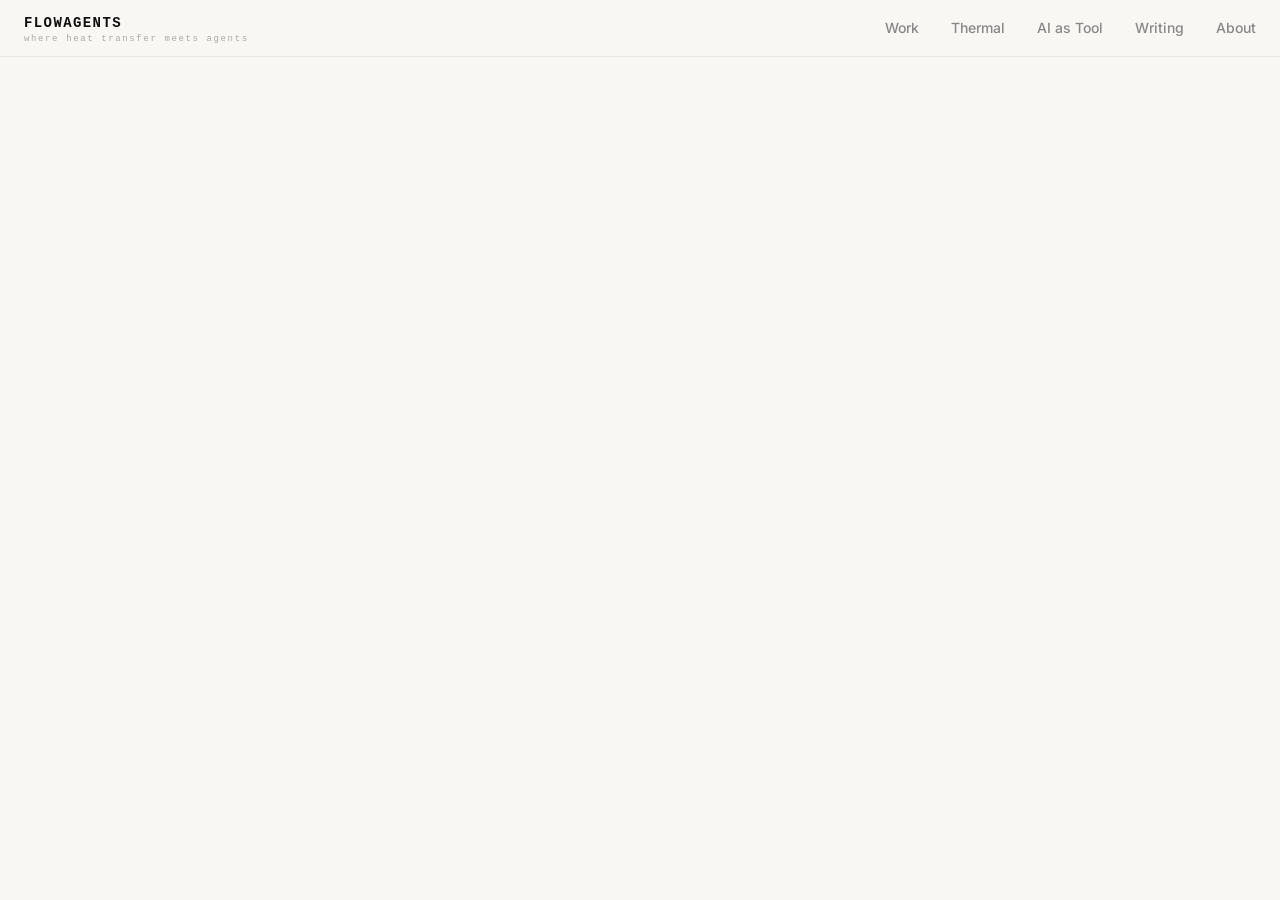
<file: index.html>
<!DOCTYPE html>
<html lang="en">
  <head>
    <meta charset="utf-8" />
    <meta name="viewport" content="width=device-width, initial-scale=1" />
    <meta name="theme-color" content="#f9f7f4" />
    <meta
      name="description"
      content="Dinesh Kinjangi, agentic thermal design engineer. Spread sizing and Residual thermal CFD demos. PhD, ATS Boston, electronics cooling."
    />
    <meta name="keywords" content="thermal design engineer, agentic thermal, thermal CFD, electronics cooling, Spread, Residual, Dinesh Kinjangi" />
    <meta name="author" content="Dinesh Kinjangi, Ph.D." />

    <meta property="og:site_name" content="FlowAgents" />
    <meta property="og:title" content="Dinesh Kinjangi | Agentic Thermal Design Engineer" />
    <meta property="og:description" content="Spread: browser heatsink sizing. Residual: OpenFOAM workflow. Writing on cold plates and OCP liquid cooling. No login." />
    <meta property="og:url" content="https://flowagents.dev/" />
    <meta property="og:type" content="website" />
    <meta property="og:image" content="https://flowagents.dev/og-card.svg" />

    <meta name="twitter:card" content="summary_large_image" />
    <meta name="twitter:title" content="Dinesh Kinjangi | Agentic Thermal Design Engineer" />
    <meta name="twitter:description" content="Spread sizing + Residual thermal CFD. Live demos on flowagents.dev/work." />
    <meta name="twitter:image" content="https://flowagents.dev/og-card.svg" />

    <link rel="canonical" href="https://flowagents.dev/" />
    <link rel="alternate" type="text/plain" href="/llms.txt" title="LLM-readable site summary" />

    <title>Dinesh Kinjangi | Agentic Thermal Design Engineer | FlowAgents</title>
    <script type="module" crossorigin src="/assets/index-Cj1VCSDD.js"></script>
    <link rel="modulepreload" crossorigin href="/assets/vendor-BHj1dhyk.js">
    <link rel="modulepreload" crossorigin href="/assets/motion-BPbh6P9D.js">
    <link rel="stylesheet" crossorigin href="/assets/index-BLoImIqT.css">
  <link rel="manifest" href="/manifest.webmanifest"><script id="vite-plugin-pwa:register-sw" src="/registerSW.js"></script></head>
  <body>
    <noscript>
      <main style="max-width:40rem;margin:2rem auto;padding:1rem;font-family:system-ui,sans-serif;line-height:1.6;color:#1a1a1a;background:#f9f7f4">
        <h1>Dinesh Kinjangi</h1>
        <p><strong>Agentic thermal design engineer</strong> · PhD thermal CFD · ATS Boston</p>
        <p>
          I build agents for thermal work: <strong>Spread</strong> (sizing with physics behind the agent)
          and <strong>Residual</strong> (thermal CFD workflow). Electronics cooling only, not generic AI CFD.
        </p>
        <p>
          This site is a JavaScript app. Read the static overview (no app):
          <a href="/how-it-works.html">how-it-works.html</a>
        </p>
        <p>
          <a href="https://flowagents.dev/work">Work demos</a> ·
          <a href="https://github.com/Dinesh-Kinjangi/drkinjangi.github.io">GitHub</a> ·
          <a href="https://www.linkedin.com/in/dinesh-kinjangi">LinkedIn</a>
        </p>
      </main>
    </noscript>
    <div id="root"></div>
  </body>
</html>
</file>
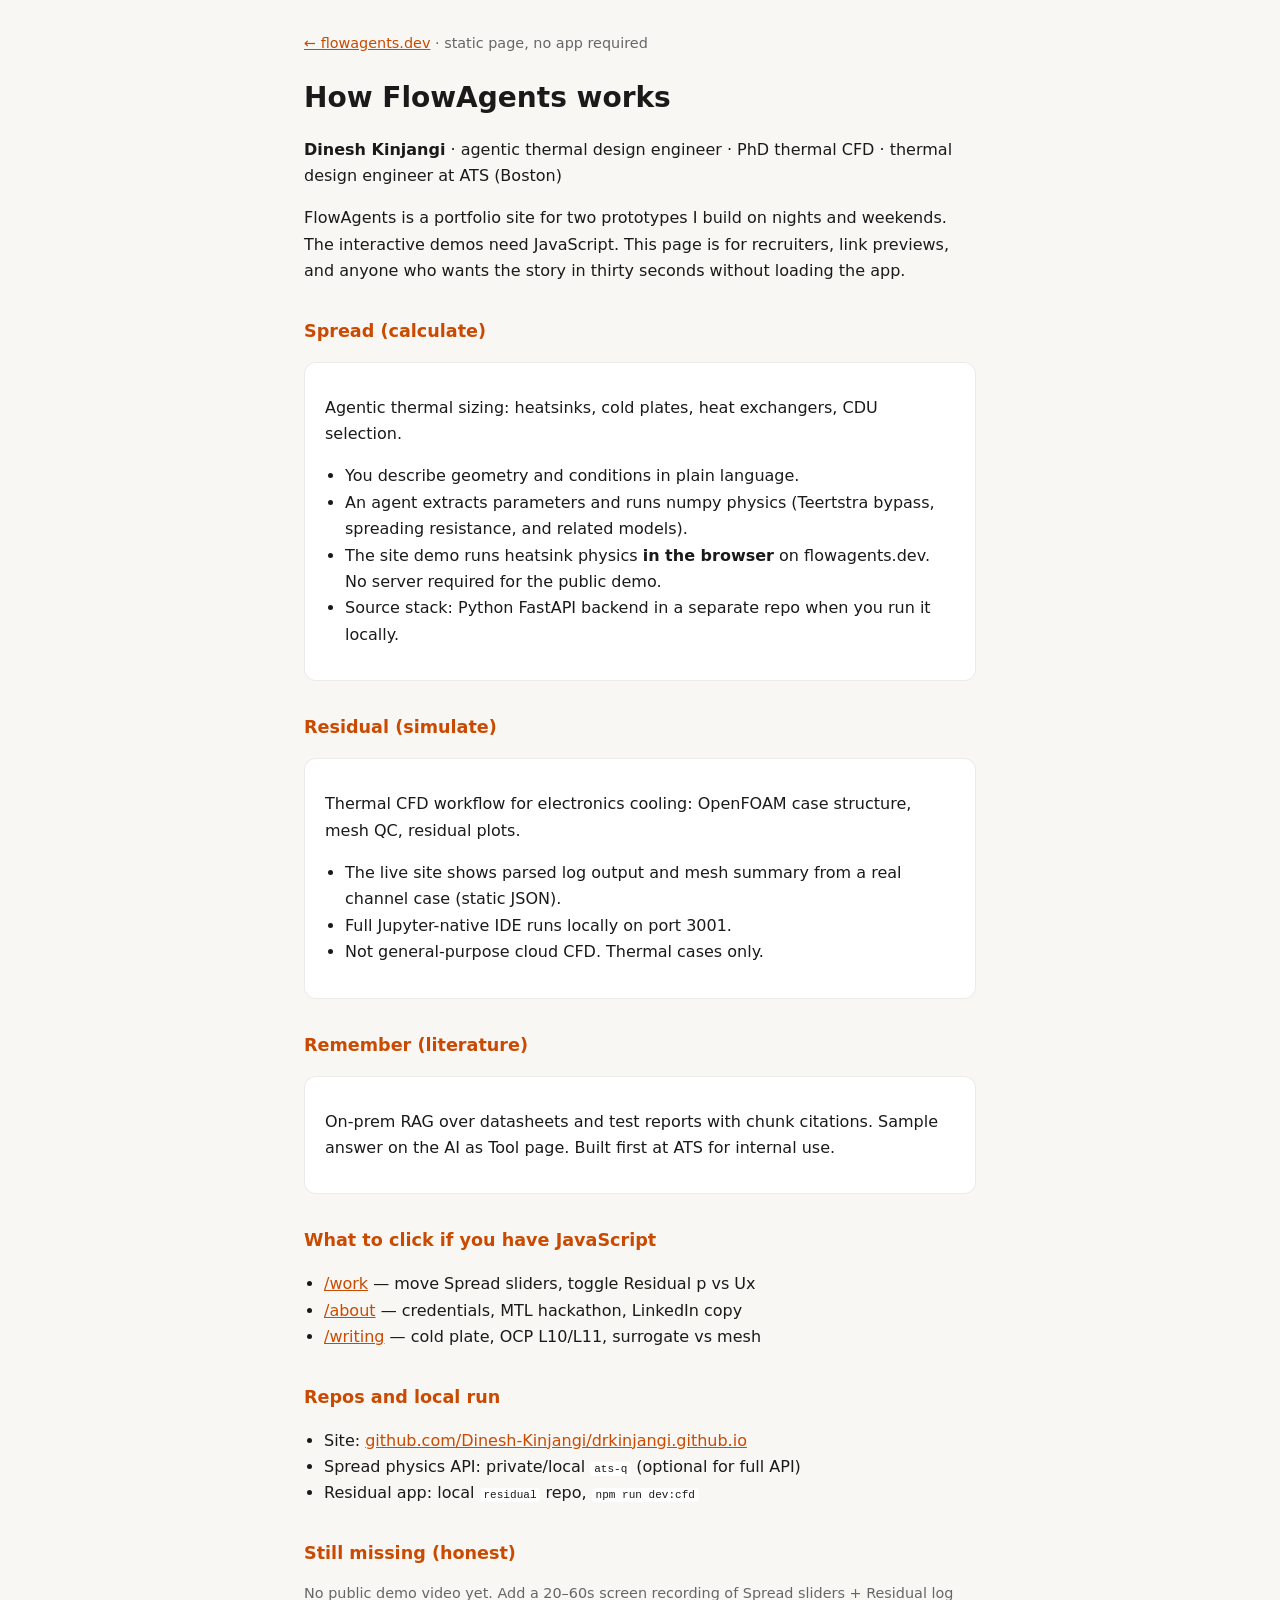
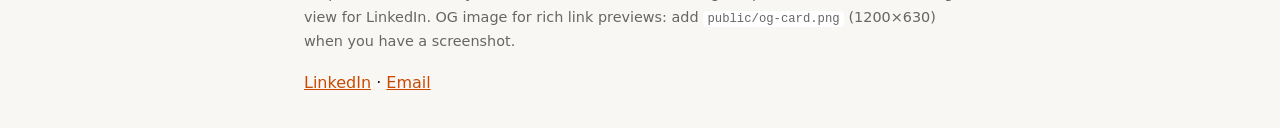
<file: how-it-works.html>
<!DOCTYPE html>
<html lang="en">
<head>
  <meta charset="utf-8" />
  <meta name="viewport" content="width=device-width, initial-scale=1" />
  <title>How FlowAgents works | Dinesh Kinjangi</title>
  <meta name="description" content="Plain-text overview of Spread, Residual, and FlowAgents. No JavaScript required." />
  <link rel="canonical" href="https://flowagents.dev/how-it-works.html" />
  <style>
    body { font-family: system-ui, sans-serif; max-width: 42rem; margin: 2rem auto; padding: 0 1.25rem; line-height: 1.65; color: #1a1a1a; background: #f9f7f4; }
    h1 { font-size: 1.75rem; margin-bottom: 0.25rem; }
    h2 { font-size: 1.1rem; margin-top: 2rem; color: #c94a00; }
    a { color: #c94a00; }
    .muted { color: #666; font-size: 0.9rem; }
    ul { padding-left: 1.25rem; }
    code { font-size: 0.85em; background: #fff; padding: 0.1em 0.35em; border-radius: 4px; }
    .box { background: #fff; border: 1px solid rgba(0,0,0,0.08); border-radius: 12px; padding: 1rem 1.25rem; margin: 1rem 0; }
  </style>
</head>
<body>
  <p class="muted"><a href="https://flowagents.dev/">← flowagents.dev</a> · static page, no app required</p>

  <h1>How FlowAgents works</h1>
  <p><strong>Dinesh Kinjangi</strong> · agentic thermal design engineer · PhD thermal CFD · thermal design engineer at ATS (Boston)</p>

  <p>
    FlowAgents is a portfolio site for two prototypes I build on nights and weekends.
    The interactive demos need JavaScript. This page is for recruiters, link previews, and anyone who wants the story in thirty seconds without loading the app.
  </p>

  <h2>Spread (calculate)</h2>
  <div class="box">
    <p>Agentic thermal sizing: heatsinks, cold plates, heat exchangers, CDU selection.</p>
    <ul>
      <li>You describe geometry and conditions in plain language.</li>
      <li>An agent extracts parameters and runs numpy physics (Teertstra bypass, spreading resistance, and related models).</li>
      <li>The site demo runs heatsink physics <strong>in the browser</strong> on flowagents.dev. No server required for the public demo.</li>
      <li>Source stack: Python FastAPI backend in a separate repo when you run it locally.</li>
    </ul>
  </div>

  <h2>Residual (simulate)</h2>
  <div class="box">
    <p>Thermal CFD workflow for electronics cooling: OpenFOAM case structure, mesh QC, residual plots.</p>
    <ul>
      <li>The live site shows parsed log output and mesh summary from a real channel case (static JSON).</li>
      <li>Full Jupyter-native IDE runs locally on port 3001.</li>
      <li>Not general-purpose cloud CFD. Thermal cases only.</li>
    </ul>
  </div>

  <h2>Remember (literature)</h2>
  <div class="box">
    <p>On-prem RAG over datasheets and test reports with chunk citations. Sample answer on the AI as Tool page. Built first at ATS for internal use.</p>
  </div>

  <h2>What to click if you have JavaScript</h2>
  <ul>
    <li><a href="https://flowagents.dev/work">/work</a> — move Spread sliders, toggle Residual p vs Ux</li>
    <li><a href="https://flowagents.dev/about">/about</a> — credentials, MTL hackathon, LinkedIn copy</li>
    <li><a href="https://flowagents.dev/writing">/writing</a> — cold plate, OCP L10/L11, surrogate vs mesh</li>
  </ul>

  <h2>Repos and local run</h2>
  <ul>
    <li>Site: <a href="https://github.com/Dinesh-Kinjangi/drkinjangi.github.io">github.com/Dinesh-Kinjangi/drkinjangi.github.io</a></li>
    <li>Spread physics API: private/local <code>ats-q</code> (optional for full API)</li>
    <li>Residual app: local <code>residual</code> repo, <code>npm run dev:cfd</code></li>
  </ul>

  <h2>Still missing (honest)</h2>
  <p class="muted">
    No public demo video yet. Add a 20–60s screen recording of Spread sliders + Residual log view for LinkedIn.
    OG image for rich link previews: add <code>public/og-card.png</code> (1200×630) when you have a screenshot.
  </p>

  <p><a href="https://www.linkedin.com/in/dinesh-kinjangi">LinkedIn</a> · <a href="mailto:dineshkinjangi@outlook.com">Email</a></p>
</body>
</html>
</file>
<file: assets/index-BLoImIqT.css>
@font-face{font-family:Inter;font-style:normal;font-display:swap;font-weight:400;src:url(/assets/inter-latin-400-normal-C38fXH4l.woff2) format("woff2"),url(/assets/inter-latin-400-normal-CyCys3Eg.woff) format("woff")}@font-face{font-family:Inter;font-style:normal;font-display:swap;font-weight:500;src:url(/assets/inter-latin-500-normal-Cerq10X2.woff2) format("woff2"),url(/assets/inter-latin-500-normal-BL9OpVg8.woff) format("woff")}@font-face{font-family:Inter;font-style:normal;font-display:swap;font-weight:600;src:url(/assets/inter-latin-600-normal-LgqL8muc.woff2) format("woff2"),url(/assets/inter-latin-600-normal-CiBQ2DWP.woff) format("woff")}@font-face{font-family:Inter;font-style:normal;font-display:swap;font-weight:700;src:url(/assets/inter-latin-700-normal-Yt3aPRUw.woff2) format("woff2"),url(/assets/inter-latin-700-normal-BLAVimhd.woff) format("woff")}/*! tailwindcss v4.1.5 | MIT License | https://tailwindcss.com */@layer properties{@supports ((-webkit-hyphens:none) and (not (margin-trim:inline))) or ((-moz-orient:inline) and (not (color:rgb(from red r g b)))){*,:before,:after,::backdrop{--tw-rotate-x:initial;--tw-rotate-y:initial;--tw-rotate-z:initial;--tw-skew-x:initial;--tw-skew-y:initial;--tw-space-y-reverse:0;--tw-space-x-reverse:0;--tw-divide-y-reverse:0;--tw-border-style:solid;--tw-gradient-position:initial;--tw-gradient-from:#0000;--tw-gradient-via:#0000;--tw-gradient-to:#0000;--tw-gradient-stops:initial;--tw-gradient-via-stops:initial;--tw-gradient-from-position:0%;--tw-gradient-via-position:50%;--tw-gradient-to-position:100%;--tw-leading:initial;--tw-font-weight:initial;--tw-tracking:initial;--tw-shadow:0 0 #0000;--tw-shadow-color:initial;--tw-shadow-alpha:100%;--tw-inset-shadow:0 0 #0000;--tw-inset-shadow-color:initial;--tw-inset-shadow-alpha:100%;--tw-ring-color:initial;--tw-ring-shadow:0 0 #0000;--tw-inset-ring-color:initial;--tw-inset-ring-shadow:0 0 #0000;--tw-ring-inset:initial;--tw-ring-offset-width:0px;--tw-ring-offset-color:#fff;--tw-ring-offset-shadow:0 0 #0000;--tw-outline-style:solid;--tw-blur:initial;--tw-brightness:initial;--tw-contrast:initial;--tw-grayscale:initial;--tw-hue-rotate:initial;--tw-invert:initial;--tw-opacity:initial;--tw-saturate:initial;--tw-sepia:initial;--tw-drop-shadow:initial;--tw-drop-shadow-color:initial;--tw-drop-shadow-alpha:100%;--tw-drop-shadow-size:initial;--tw-duration:initial;--tw-ease:initial;--tw-scale-x:1;--tw-scale-y:1;--tw-scale-z:1}}}@layer theme{:root,:host{--font-sans:ui-sans-serif,system-ui,sans-serif,"Apple Color Emoji","Segoe UI Emoji","Segoe UI Symbol","Noto Color Emoji";--font-mono:ui-monospace,SFMono-Regular,Menlo,Monaco,Consolas,"Liberation Mono","Courier New",monospace;--color-red-100:oklch(93.6% .032 17.717);--color-red-200:oklch(88.5% .062 18.334);--color-red-800:oklch(44.4% .177 26.899);--color-red-900:oklch(39.6% .141 25.723);--color-orange-600:oklch(64.6% .222 41.116);--color-yellow-100:oklch(97.3% .071 103.193);--color-yellow-200:oklch(94.5% .129 101.54);--color-yellow-400:oklch(85.2% .199 91.936);--color-yellow-800:oklch(47.6% .114 61.907);--color-yellow-900:oklch(42.1% .095 57.708);--color-green-100:oklch(96.2% .044 156.743);--color-green-200:oklch(92.5% .084 155.995);--color-green-400:oklch(79.2% .209 151.711);--color-green-800:oklch(44.8% .119 151.328);--color-green-900:oklch(39.3% .095 152.535);--color-blue-50:oklch(97% .014 254.604);--color-blue-100:oklch(93.2% .032 255.585);--color-blue-200:oklch(88.2% .059 254.128);--color-blue-300:oklch(80.9% .105 251.813);--color-blue-400:oklch(70.7% .165 254.624);--color-blue-500:oklch(62.3% .214 259.815);--color-blue-600:oklch(54.6% .245 262.881);--color-blue-700:oklch(48.8% .243 264.376);--color-blue-800:oklch(42.4% .199 265.638);--color-blue-900:oklch(37.9% .146 265.522);--color-pink-500:oklch(65.6% .241 354.308);--color-gray-50:oklch(98.5% .002 247.839);--color-gray-100:oklch(96.7% .003 264.542);--color-gray-200:oklch(92.8% .006 264.531);--color-gray-300:oklch(87.2% .01 258.338);--color-gray-400:oklch(70.7% .022 261.325);--color-gray-500:oklch(55.1% .027 264.364);--color-gray-600:oklch(44.6% .03 256.802);--color-gray-700:oklch(37.3% .034 259.733);--color-gray-800:oklch(27.8% .033 256.848);--color-gray-900:oklch(21% .034 264.665);--color-stone-400:oklch(70.9% .01 56.259);--color-black:#000;--color-white:#fff;--spacing:.25rem;--container-sm:24rem;--container-md:28rem;--container-lg:32rem;--container-xl:36rem;--container-2xl:42rem;--container-3xl:48rem;--container-4xl:56rem;--container-5xl:64rem;--container-6xl:72rem;--container-7xl:80rem;--text-xs:.75rem;--text-xs--line-height:calc(1/.75);--text-sm:.875rem;--text-sm--line-height:calc(1.25/.875);--text-base:1rem;--text-base--line-height: 1.5 ;--text-lg:1.125rem;--text-lg--line-height:calc(1.75/1.125);--text-xl:1.25rem;--text-xl--line-height:calc(1.75/1.25);--text-2xl:1.5rem;--text-2xl--line-height:calc(2/1.5);--text-3xl:1.875rem;--text-3xl--line-height: 1.2 ;--text-4xl:2.25rem;--text-4xl--line-height:calc(2.5/2.25);--text-5xl:3rem;--text-5xl--line-height:1;--text-6xl:3.75rem;--text-6xl--line-height:1;--text-7xl:4.5rem;--text-7xl--line-height:1;--text-8xl:6rem;--text-8xl--line-height:1;--font-weight-light:300;--font-weight-medium:500;--font-weight-semibold:600;--font-weight-bold:700;--font-weight-extrabold:800;--tracking-tight:-.025em;--tracking-wide:.025em;--tracking-wider:.05em;--tracking-widest:.1em;--leading-tight:1.25;--leading-relaxed:1.625;--radius-md:.375rem;--radius-lg:.5rem;--radius-xl:.75rem;--radius-2xl:1rem;--ease-in:cubic-bezier(.4,0,1,1);--ease-out:cubic-bezier(0,0,.2,1);--ease-in-out:cubic-bezier(.4,0,.2,1);--animate-spin:spin 1s linear infinite;--default-transition-duration:.15s;--default-transition-timing-function:cubic-bezier(.4,0,.2,1);--default-font-family:var(--font-sans);--default-mono-font-family:var(--font-mono)}}@layer base{*,:after,:before,::backdrop{box-sizing:border-box;border:0 solid;margin:0;padding:0}::file-selector-button{box-sizing:border-box;border:0 solid;margin:0;padding:0}html,:host{-webkit-text-size-adjust:100%;-moz-tab-size:4;-o-tab-size:4;tab-size:4;line-height:1.5;font-family:var(--default-font-family,ui-sans-serif,system-ui,sans-serif,"Apple Color Emoji","Segoe UI Emoji","Segoe UI Symbol","Noto Color Emoji");font-feature-settings:var(--default-font-feature-settings,normal);font-variation-settings:var(--default-font-variation-settings,normal);-webkit-tap-highlight-color:transparent}hr{height:0;color:inherit;border-top-width:1px}abbr:where([title]){-webkit-text-decoration:underline dotted;text-decoration:underline dotted}h1,h2,h3,h4,h5,h6{font-size:inherit;font-weight:inherit}a{color:inherit;-webkit-text-decoration:inherit;text-decoration:inherit}b,strong{font-weight:bolder}code,kbd,samp,pre{font-family:var(--default-mono-font-family,ui-monospace,SFMono-Regular,Menlo,Monaco,Consolas,"Liberation Mono","Courier New",monospace);font-feature-settings:var(--default-mono-font-feature-settings,normal);font-variation-settings:var(--default-mono-font-variation-settings,normal);font-size:1em}small{font-size:80%}sub,sup{vertical-align:baseline;font-size:75%;line-height:0;position:relative}sub{bottom:-.25em}sup{top:-.5em}table{text-indent:0;border-color:inherit;border-collapse:collapse}:-moz-focusring{outline:auto}progress{vertical-align:baseline}summary{display:list-item}ol,ul,menu{list-style:none}img,svg,video,canvas,audio,iframe,embed,object{vertical-align:middle;display:block}img,video{max-width:100%;height:auto}button,input,select,optgroup,textarea{font:inherit;font-feature-settings:inherit;font-variation-settings:inherit;letter-spacing:inherit;color:inherit;opacity:1;background-color:#0000;border-radius:0}::file-selector-button{font:inherit;font-feature-settings:inherit;font-variation-settings:inherit;letter-spacing:inherit;color:inherit;opacity:1;background-color:#0000;border-radius:0}:where(select:is([multiple],[size])) optgroup{font-weight:bolder}:where(select:is([multiple],[size])) optgroup option{padding-inline-start:20px}::file-selector-button{margin-inline-end:4px}::-moz-placeholder{opacity:1}::placeholder{opacity:1}@supports (not (-webkit-appearance:-apple-pay-button)) or (contain-intrinsic-size:1px){::-moz-placeholder{color:currentColor}::placeholder{color:currentColor}@supports (color:color-mix(in lab,red,red)){::-moz-placeholder{color:color-mix(in oklab,currentcolor 50%,transparent)}::placeholder{color:color-mix(in oklab,currentcolor 50%,transparent)}}}textarea{resize:vertical}::-webkit-search-decoration{-webkit-appearance:none}::-webkit-date-and-time-value{min-height:1lh;text-align:inherit}::-webkit-datetime-edit{display:inline-flex}::-webkit-datetime-edit-fields-wrapper{padding:0}::-webkit-datetime-edit{padding-block:0}::-webkit-datetime-edit-year-field{padding-block:0}::-webkit-datetime-edit-month-field{padding-block:0}::-webkit-datetime-edit-day-field{padding-block:0}::-webkit-datetime-edit-hour-field{padding-block:0}::-webkit-datetime-edit-minute-field{padding-block:0}::-webkit-datetime-edit-second-field{padding-block:0}::-webkit-datetime-edit-millisecond-field{padding-block:0}::-webkit-datetime-edit-meridiem-field{padding-block:0}:-moz-ui-invalid{box-shadow:none}button,input:where([type=button],[type=reset],[type=submit]){-webkit-appearance:button;-moz-appearance:button;appearance:button}::file-selector-button{-webkit-appearance:button;-moz-appearance:button;appearance:button}::-webkit-inner-spin-button{height:auto}::-webkit-outer-spin-button{height:auto}[hidden]:where(:not([hidden=until-found])){display:none!important}html{scroll-behavior:smooth}body{color:#0f0f0f;background-color:#f9f7f4;font-family:Inter,Helvetica Neue,Arial,sans-serif}.prose-flowagents{color:#4b4b4b;font-size:1rem;line-height:1.75}.prose-flowagents h2{color:#0f0f0f;margin-top:2.5rem;margin-bottom:.75rem;font-size:1.35rem;font-weight:700}.prose-flowagents p{margin-bottom:1.25rem}.prose-flowagents ul,.prose-flowagents ol{margin-bottom:1.25rem;padding-left:1.5rem}.prose-flowagents li{margin-bottom:.5rem}.prose-flowagents ul{list-style-type:disc}.prose-flowagents ol{list-style-type:decimal}.prose-flowagents code{color:#0e7490;background:#f4f2ef;border-radius:.25rem;padding:.15em .4em;font-family:ui-monospace,SFMono-Regular,Menlo,monospace;font-size:.875em}.prose-flowagents a{text-underline-offset:2px;text-decoration:underline}}@layer components;@layer utilities{.pointer-events-none{pointer-events:none}.visible{visibility:visible}.sr-only{clip:rect(0,0,0,0);white-space:nowrap;border-width:0;width:1px;height:1px;margin:-1px;padding:0;position:absolute;overflow:hidden}.absolute{position:absolute}.fixed{position:fixed}.relative{position:relative}.static{position:static}.inset-0{inset:calc(var(--spacing)*0)}.inset-y-0{inset-block:calc(var(--spacing)*0)}.top-0{top:calc(var(--spacing)*0)}.top-full{top:100%}.right-0{right:calc(var(--spacing)*0)}.left-0{left:calc(var(--spacing)*0)}.z-10{z-index:10}.z-50{z-index:50}.z-\[100\]{z-index:100}.container{width:100%}@media (min-width:40rem){.container{max-width:40rem}}@media (min-width:48rem){.container{max-width:48rem}}@media (min-width:64rem){.container{max-width:64rem}}@media (min-width:80rem){.container{max-width:80rem}}@media (min-width:96rem){.container{max-width:96rem}}.mx-4{margin-inline:calc(var(--spacing)*4)}.mx-auto{margin-inline:auto}.my-4{margin-block:calc(var(--spacing)*4)}.my-6{margin-block:calc(var(--spacing)*6)}.my-8{margin-block:calc(var(--spacing)*8)}.my-12{margin-block:calc(var(--spacing)*12)}.my-16{margin-block:calc(var(--spacing)*16)}.mt-1{margin-top:calc(var(--spacing)*1)}.mt-2{margin-top:calc(var(--spacing)*2)}.mt-3{margin-top:calc(var(--spacing)*3)}.mt-4{margin-top:calc(var(--spacing)*4)}.mt-6{margin-top:calc(var(--spacing)*6)}.mt-8{margin-top:calc(var(--spacing)*8)}.mt-10{margin-top:calc(var(--spacing)*10)}.mt-12{margin-top:calc(var(--spacing)*12)}.mt-16{margin-top:calc(var(--spacing)*16)}.mr-0\.5{margin-right:calc(var(--spacing)*.5)}.mr-1{margin-right:calc(var(--spacing)*1)}.mr-2{margin-right:calc(var(--spacing)*2)}.mb-1{margin-bottom:calc(var(--spacing)*1)}.mb-2{margin-bottom:calc(var(--spacing)*2)}.mb-3{margin-bottom:calc(var(--spacing)*3)}.mb-4{margin-bottom:calc(var(--spacing)*4)}.mb-5{margin-bottom:calc(var(--spacing)*5)}.mb-6{margin-bottom:calc(var(--spacing)*6)}.mb-8{margin-bottom:calc(var(--spacing)*8)}.mb-9{margin-bottom:calc(var(--spacing)*9)}.mb-10{margin-bottom:calc(var(--spacing)*10)}.mb-12{margin-bottom:calc(var(--spacing)*12)}.mb-14{margin-bottom:calc(var(--spacing)*14)}.mb-16{margin-bottom:calc(var(--spacing)*16)}.mb-20{margin-bottom:calc(var(--spacing)*20)}.-ml-px{margin-left:-1px}.ml-2{margin-left:calc(var(--spacing)*2)}.ml-3{margin-left:calc(var(--spacing)*3)}.block{display:block}.contents{display:contents}.flex{display:flex}.grid{display:grid}.hidden{display:none}.inline{display:inline}.inline-block{display:inline-block}.inline-flex{display:inline-flex}.table{display:table}.h-2{height:calc(var(--spacing)*2)}.h-4{height:calc(var(--spacing)*4)}.h-5{height:calc(var(--spacing)*5)}.h-6{height:calc(var(--spacing)*6)}.h-8{height:calc(var(--spacing)*8)}.h-9{height:calc(var(--spacing)*9)}.h-10{height:calc(var(--spacing)*10)}.h-11{height:calc(var(--spacing)*11)}.h-12{height:calc(var(--spacing)*12)}.h-14{height:calc(var(--spacing)*14)}.h-16{height:calc(var(--spacing)*16)}.h-48{height:calc(var(--spacing)*48)}.h-64{height:calc(var(--spacing)*64)}.h-80{height:calc(var(--spacing)*80)}.h-96{height:calc(var(--spacing)*96)}.h-full{height:100%}.h-screen{height:100vh}.min-h-\[88vh\]{min-height:88vh}.min-h-\[90vh\]{min-height:90vh}.min-h-\[120px\]{min-height:120px}.min-h-screen{min-height:100vh}.w-2{width:calc(var(--spacing)*2)}.w-4{width:calc(var(--spacing)*4)}.w-5{width:calc(var(--spacing)*5)}.w-6{width:calc(var(--spacing)*6)}.w-8{width:calc(var(--spacing)*8)}.w-12{width:calc(var(--spacing)*12)}.w-14{width:calc(var(--spacing)*14)}.w-16{width:calc(var(--spacing)*16)}.w-48{width:calc(var(--spacing)*48)}.w-full{width:100%}.max-w-2xl{max-width:var(--container-2xl)}.max-w-3xl{max-width:var(--container-3xl)}.max-w-4xl{max-width:var(--container-4xl)}.max-w-5xl{max-width:var(--container-5xl)}.max-w-6xl{max-width:var(--container-6xl)}.max-w-7xl{max-width:var(--container-7xl)}.max-w-lg{max-width:var(--container-lg)}.max-w-md{max-width:var(--container-md)}.max-w-prose{max-width:65ch}.max-w-sm{max-width:var(--container-sm)}.max-w-xl{max-width:var(--container-xl)}.min-w-full{min-width:100%}.flex-1{flex:1}.shrink-0{flex-shrink:0}.flex-grow{flex-grow:1}.transform{transform:var(--tw-rotate-x,)var(--tw-rotate-y,)var(--tw-rotate-z,)var(--tw-skew-x,)var(--tw-skew-y,)}.animate-spin{animation:var(--animate-spin)}.cursor-pointer{cursor:pointer}.resize{resize:both}.list-inside{list-style-position:inside}.list-decimal{list-style-type:decimal}.list-disc{list-style-type:disc}.grid-cols-1{grid-template-columns:repeat(1,minmax(0,1fr))}.grid-cols-2{grid-template-columns:repeat(2,minmax(0,1fr))}.flex-col{flex-direction:column}.flex-wrap{flex-wrap:wrap}.items-center{align-items:center}.items-end{align-items:flex-end}.items-start{align-items:flex-start}.justify-between{justify-content:space-between}.justify-center{justify-content:center}.justify-end{justify-content:flex-end}.gap-0{gap:calc(var(--spacing)*0)}.gap-1{gap:calc(var(--spacing)*1)}.gap-2{gap:calc(var(--spacing)*2)}.gap-3{gap:calc(var(--spacing)*3)}.gap-4{gap:calc(var(--spacing)*4)}.gap-5{gap:calc(var(--spacing)*5)}.gap-6{gap:calc(var(--spacing)*6)}.gap-8{gap:calc(var(--spacing)*8)}.gap-10{gap:calc(var(--spacing)*10)}:where(.space-y-1>:not(:last-child)){--tw-space-y-reverse:0;margin-block-start:calc(calc(var(--spacing)*1)*var(--tw-space-y-reverse));margin-block-end:calc(calc(var(--spacing)*1)*calc(1 - var(--tw-space-y-reverse)))}:where(.space-y-2>:not(:last-child)){--tw-space-y-reverse:0;margin-block-start:calc(calc(var(--spacing)*2)*var(--tw-space-y-reverse));margin-block-end:calc(calc(var(--spacing)*2)*calc(1 - var(--tw-space-y-reverse)))}:where(.space-y-3>:not(:last-child)){--tw-space-y-reverse:0;margin-block-start:calc(calc(var(--spacing)*3)*var(--tw-space-y-reverse));margin-block-end:calc(calc(var(--spacing)*3)*calc(1 - var(--tw-space-y-reverse)))}:where(.space-y-4>:not(:last-child)){--tw-space-y-reverse:0;margin-block-start:calc(calc(var(--spacing)*4)*var(--tw-space-y-reverse));margin-block-end:calc(calc(var(--spacing)*4)*calc(1 - var(--tw-space-y-reverse)))}:where(.space-y-6>:not(:last-child)){--tw-space-y-reverse:0;margin-block-start:calc(calc(var(--spacing)*6)*var(--tw-space-y-reverse));margin-block-end:calc(calc(var(--spacing)*6)*calc(1 - var(--tw-space-y-reverse)))}:where(.space-y-12>:not(:last-child)){--tw-space-y-reverse:0;margin-block-start:calc(calc(var(--spacing)*12)*var(--tw-space-y-reverse));margin-block-end:calc(calc(var(--spacing)*12)*calc(1 - var(--tw-space-y-reverse)))}:where(.-space-x-px>:not(:last-child)){--tw-space-x-reverse:0;margin-inline-start:calc(-1px*var(--tw-space-x-reverse));margin-inline-end:calc(-1px*calc(1 - var(--tw-space-x-reverse)))}:where(.space-x-2>:not(:last-child)){--tw-space-x-reverse:0;margin-inline-start:calc(calc(var(--spacing)*2)*var(--tw-space-x-reverse));margin-inline-end:calc(calc(var(--spacing)*2)*calc(1 - var(--tw-space-x-reverse)))}:where(.space-x-6>:not(:last-child)){--tw-space-x-reverse:0;margin-inline-start:calc(calc(var(--spacing)*6)*var(--tw-space-x-reverse));margin-inline-end:calc(calc(var(--spacing)*6)*calc(1 - var(--tw-space-x-reverse)))}:where(.divide-y>:not(:last-child)){--tw-divide-y-reverse:0;border-bottom-style:var(--tw-border-style);border-top-style:var(--tw-border-style);border-top-width:calc(1px*var(--tw-divide-y-reverse));border-bottom-width:calc(1px*calc(1 - var(--tw-divide-y-reverse)))}:where(.divide-gray-200>:not(:last-child)){border-color:var(--color-gray-200)}:where(.divide-gray-300>:not(:last-child)){border-color:var(--color-gray-300)}.truncate{text-overflow:ellipsis;white-space:nowrap;overflow:hidden}.overflow-hidden{overflow:hidden}.overflow-x-auto{overflow-x:auto}.overflow-y-auto{overflow-y:auto}.rounded{border-radius:.25rem}.rounded-2xl{border-radius:var(--radius-2xl)}.rounded-full{border-radius:3.40282e38px}.rounded-lg{border-radius:var(--radius-lg)}.rounded-md{border-radius:var(--radius-md)}.rounded-xl{border-radius:var(--radius-xl)}.rounded-l-md{border-top-left-radius:var(--radius-md);border-bottom-left-radius:var(--radius-md)}.rounded-r-md{border-top-right-radius:var(--radius-md);border-bottom-right-radius:var(--radius-md)}.border{border-style:var(--tw-border-style);border-width:1px}.border-0{border-style:var(--tw-border-style);border-width:0}.border-t{border-top-style:var(--tw-border-style);border-top-width:1px}.border-b{border-bottom-style:var(--tw-border-style);border-bottom-width:1px}.border-l-4{border-left-style:var(--tw-border-style);border-left-width:4px}.border-black\/15{border-color:#00000026}@supports (color:color-mix(in lab,red,red)){.border-black\/15{border-color:color-mix(in oklab,var(--color-black)15%,transparent)}}.border-blue-500{border-color:var(--color-blue-500)}.border-gray-300{border-color:var(--color-gray-300)}.border-transparent{border-color:#0000}.bg-black{background-color:var(--color-black)}.bg-blue-50{background-color:var(--color-blue-50)}.bg-blue-100{background-color:var(--color-blue-100)}.bg-blue-600{background-color:var(--color-blue-600)}.bg-gray-50{background-color:var(--color-gray-50)}.bg-gray-100{background-color:var(--color-gray-100)}.bg-gray-200{background-color:var(--color-gray-200)}.bg-gray-300{background-color:var(--color-gray-300)}.bg-gray-700{background-color:var(--color-gray-700)}.bg-gray-800{background-color:var(--color-gray-800)}.bg-gray-900{background-color:var(--color-gray-900)}.bg-green-100{background-color:var(--color-green-100)}.bg-orange-600{background-color:var(--color-orange-600)}.bg-red-100{background-color:var(--color-red-100)}.bg-white{background-color:var(--color-white)}.bg-yellow-100{background-color:var(--color-yellow-100)}.bg-gradient-to-b{--tw-gradient-position:to bottom in oklab;background-image:linear-gradient(var(--tw-gradient-stops))}.from-gray-800{--tw-gradient-from:var(--color-gray-800);--tw-gradient-stops:var(--tw-gradient-via-stops,var(--tw-gradient-position),var(--tw-gradient-from)var(--tw-gradient-from-position),var(--tw-gradient-to)var(--tw-gradient-to-position))}.from-gray-900{--tw-gradient-from:var(--color-gray-900);--tw-gradient-stops:var(--tw-gradient-via-stops,var(--tw-gradient-position),var(--tw-gradient-from)var(--tw-gradient-from-position),var(--tw-gradient-to)var(--tw-gradient-to-position))}.via-gray-800{--tw-gradient-via:var(--color-gray-800);--tw-gradient-via-stops:var(--tw-gradient-position),var(--tw-gradient-from)var(--tw-gradient-from-position),var(--tw-gradient-via)var(--tw-gradient-via-position),var(--tw-gradient-to)var(--tw-gradient-to-position);--tw-gradient-stops:var(--tw-gradient-via-stops)}.to-black{--tw-gradient-to:var(--color-black);--tw-gradient-stops:var(--tw-gradient-via-stops,var(--tw-gradient-position),var(--tw-gradient-from)var(--tw-gradient-from-position),var(--tw-gradient-to)var(--tw-gradient-to-position))}.to-gray-900{--tw-gradient-to:var(--color-gray-900);--tw-gradient-stops:var(--tw-gradient-via-stops,var(--tw-gradient-position),var(--tw-gradient-from)var(--tw-gradient-from-position),var(--tw-gradient-to)var(--tw-gradient-to-position))}.object-contain{-o-object-fit:contain;object-fit:contain}.object-cover{-o-object-fit:cover;object-fit:cover}.p-2{padding:calc(var(--spacing)*2)}.p-3{padding:calc(var(--spacing)*3)}.p-4{padding:calc(var(--spacing)*4)}.p-5{padding:calc(var(--spacing)*5)}.p-6{padding:calc(var(--spacing)*6)}.p-7{padding:calc(var(--spacing)*7)}.p-8{padding:calc(var(--spacing)*8)}.p-12{padding:calc(var(--spacing)*12)}.px-2{padding-inline:calc(var(--spacing)*2)}.px-2\.5{padding-inline:calc(var(--spacing)*2.5)}.px-3{padding-inline:calc(var(--spacing)*3)}.px-4{padding-inline:calc(var(--spacing)*4)}.px-5{padding-inline:calc(var(--spacing)*5)}.px-6{padding-inline:calc(var(--spacing)*6)}.px-8{padding-inline:calc(var(--spacing)*8)}.py-0\.5{padding-block:calc(var(--spacing)*.5)}.py-1{padding-block:calc(var(--spacing)*1)}.py-2{padding-block:calc(var(--spacing)*2)}.py-2\.5{padding-block:calc(var(--spacing)*2.5)}.py-3{padding-block:calc(var(--spacing)*3)}.py-3\.5{padding-block:calc(var(--spacing)*3.5)}.py-4{padding-block:calc(var(--spacing)*4)}.py-6{padding-block:calc(var(--spacing)*6)}.py-8{padding-block:calc(var(--spacing)*8)}.py-12{padding-block:calc(var(--spacing)*12)}.py-14{padding-block:calc(var(--spacing)*14)}.py-20{padding-block:calc(var(--spacing)*20)}.pt-3{padding-top:calc(var(--spacing)*3)}.pt-6{padding-top:calc(var(--spacing)*6)}.pt-8{padding-top:calc(var(--spacing)*8)}.pt-14{padding-top:calc(var(--spacing)*14)}.pr-3{padding-right:calc(var(--spacing)*3)}.pb-5{padding-bottom:calc(var(--spacing)*5)}.pb-6{padding-bottom:calc(var(--spacing)*6)}.pb-16{padding-bottom:calc(var(--spacing)*16)}.pl-4{padding-left:calc(var(--spacing)*4)}.pl-6{padding-left:calc(var(--spacing)*6)}.text-center{text-align:center}.text-left{text-align:left}.font-mono{font-family:var(--font-mono)}.text-2xl{font-size:var(--text-2xl);line-height:var(--tw-leading,var(--text-2xl--line-height))}.text-3xl{font-size:var(--text-3xl);line-height:var(--tw-leading,var(--text-3xl--line-height))}.text-4xl{font-size:var(--text-4xl);line-height:var(--tw-leading,var(--text-4xl--line-height))}.text-5xl{font-size:var(--text-5xl);line-height:var(--tw-leading,var(--text-5xl--line-height))}.text-6xl{font-size:var(--text-6xl);line-height:var(--tw-leading,var(--text-6xl--line-height))}.text-base{font-size:var(--text-base);line-height:var(--tw-leading,var(--text-base--line-height))}.text-lg{font-size:var(--text-lg);line-height:var(--tw-leading,var(--text-lg--line-height))}.text-sm{font-size:var(--text-sm);line-height:var(--tw-leading,var(--text-sm--line-height))}.text-xl{font-size:var(--text-xl);line-height:var(--tw-leading,var(--text-xl--line-height))}.text-xs{font-size:var(--text-xs);line-height:var(--tw-leading,var(--text-xs--line-height))}.text-\[9px\]{font-size:9px}.text-\[10px\]{font-size:10px}.text-\[11px\]{font-size:11px}.leading-5{--tw-leading:calc(var(--spacing)*5);line-height:calc(var(--spacing)*5)}.leading-\[0\.95\]{--tw-leading:.95;line-height:.95}.leading-none{--tw-leading:1;line-height:1}.leading-relaxed{--tw-leading:var(--leading-relaxed);line-height:var(--leading-relaxed)}.leading-tight{--tw-leading:var(--leading-tight);line-height:var(--leading-tight)}.font-bold{--tw-font-weight:var(--font-weight-bold);font-weight:var(--font-weight-bold)}.font-extrabold{--tw-font-weight:var(--font-weight-extrabold);font-weight:var(--font-weight-extrabold)}.font-light{--tw-font-weight:var(--font-weight-light);font-weight:var(--font-weight-light)}.font-medium{--tw-font-weight:var(--font-weight-medium);font-weight:var(--font-weight-medium)}.font-semibold{--tw-font-weight:var(--font-weight-semibold);font-weight:var(--font-weight-semibold)}.tracking-\[0\.3em\]{--tw-tracking:.3em;letter-spacing:.3em}.tracking-\[0\.18em\]{--tw-tracking:.18em;letter-spacing:.18em}.tracking-\[0\.25em\]{--tw-tracking:.25em;letter-spacing:.25em}.tracking-tight{--tw-tracking:var(--tracking-tight);letter-spacing:var(--tracking-tight)}.tracking-wide{--tw-tracking:var(--tracking-wide);letter-spacing:var(--tracking-wide)}.tracking-wider{--tw-tracking:var(--tracking-wider);letter-spacing:var(--tracking-wider)}.tracking-widest{--tw-tracking:var(--tracking-widest);letter-spacing:var(--tracking-widest)}.whitespace-nowrap{white-space:nowrap}.text-\[\#0e7490\]{color:#0e7490}.text-\[\#4b4b4b\]{color:#4b4b4b}.text-\[\#92600a\]{color:#92600a}.text-\[\#888888\]{color:#888}.text-black{color:var(--color-black)}.text-blue-400{color:var(--color-blue-400)}.text-blue-500{color:var(--color-blue-500)}.text-blue-600{color:var(--color-blue-600)}.text-blue-800{color:var(--color-blue-800)}.text-gray-100{color:var(--color-gray-100)}.text-gray-300{color:var(--color-gray-300)}.text-gray-400{color:var(--color-gray-400)}.text-gray-500{color:var(--color-gray-500)}.text-gray-600{color:var(--color-gray-600)}.text-gray-700{color:var(--color-gray-700)}.text-gray-800{color:var(--color-gray-800)}.text-gray-900{color:var(--color-gray-900)}.text-green-400{color:var(--color-green-400)}.text-green-800{color:var(--color-green-800)}.text-red-800{color:var(--color-red-800)}.text-white{color:var(--color-white)}.text-yellow-400{color:var(--color-yellow-400)}.text-yellow-800{color:var(--color-yellow-800)}.lowercase{text-transform:lowercase}.uppercase{text-transform:uppercase}.italic{font-style:italic}.underline{text-decoration-line:underline}.accent-\[\#92600a\]{accent-color:#92600a}.opacity-25{opacity:.25}.opacity-75{opacity:.75}.opacity-90{opacity:.9}.shadow{--tw-shadow:0 1px 3px 0 var(--tw-shadow-color,#0000001a),0 1px 2px -1px var(--tw-shadow-color,#0000001a);box-shadow:var(--tw-inset-shadow),var(--tw-inset-ring-shadow),var(--tw-ring-offset-shadow),var(--tw-ring-shadow),var(--tw-shadow)}.shadow-lg{--tw-shadow:0 10px 15px -3px var(--tw-shadow-color,#0000001a),0 4px 6px -4px var(--tw-shadow-color,#0000001a);box-shadow:var(--tw-inset-shadow),var(--tw-inset-ring-shadow),var(--tw-ring-offset-shadow),var(--tw-ring-shadow),var(--tw-shadow)}.shadow-md{--tw-shadow:0 4px 6px -1px var(--tw-shadow-color,#0000001a),0 2px 4px -2px var(--tw-shadow-color,#0000001a);box-shadow:var(--tw-inset-shadow),var(--tw-inset-ring-shadow),var(--tw-ring-offset-shadow),var(--tw-ring-shadow),var(--tw-shadow)}.shadow-sm{--tw-shadow:0 1px 3px 0 var(--tw-shadow-color,#0000001a),0 1px 2px -1px var(--tw-shadow-color,#0000001a);box-shadow:var(--tw-inset-shadow),var(--tw-inset-ring-shadow),var(--tw-ring-offset-shadow),var(--tw-ring-shadow),var(--tw-shadow)}.ring-1{--tw-ring-shadow:var(--tw-ring-inset,)0 0 0 calc(1px + var(--tw-ring-offset-width))var(--tw-ring-color,currentcolor);box-shadow:var(--tw-inset-shadow),var(--tw-inset-ring-shadow),var(--tw-ring-offset-shadow),var(--tw-ring-shadow),var(--tw-shadow)}.ring-gray-300{--tw-ring-color:var(--color-gray-300)}.outline{outline-style:var(--tw-outline-style);outline-width:1px}.blur{--tw-blur:blur(8px);filter:var(--tw-blur,)var(--tw-brightness,)var(--tw-contrast,)var(--tw-grayscale,)var(--tw-hue-rotate,)var(--tw-invert,)var(--tw-saturate,)var(--tw-sepia,)var(--tw-drop-shadow,)}.drop-shadow{--tw-drop-shadow-size:drop-shadow(0 1px 2px var(--tw-drop-shadow-color,#0000001a))drop-shadow(0 1px 1px var(--tw-drop-shadow-color,#0000000f));--tw-drop-shadow:drop-shadow(0 1px 2px #0000001a)drop-shadow(0 1px 1px #0000000f);filter:var(--tw-blur,)var(--tw-brightness,)var(--tw-contrast,)var(--tw-grayscale,)var(--tw-hue-rotate,)var(--tw-invert,)var(--tw-saturate,)var(--tw-sepia,)var(--tw-drop-shadow,)}.filter{filter:var(--tw-blur,)var(--tw-brightness,)var(--tw-contrast,)var(--tw-grayscale,)var(--tw-hue-rotate,)var(--tw-invert,)var(--tw-saturate,)var(--tw-sepia,)var(--tw-drop-shadow,)}.transition{transition-property:color,background-color,border-color,outline-color,text-decoration-color,fill,stroke,--tw-gradient-from,--tw-gradient-via,--tw-gradient-to,opacity,box-shadow,transform,translate,scale,rotate,filter,backdrop-filter,display,visibility,content-visibility,overlay,pointer-events;transition-timing-function:var(--tw-ease,var(--default-transition-timing-function));transition-duration:var(--tw-duration,var(--default-transition-duration))}.transition-all{transition-property:all;transition-timing-function:var(--tw-ease,var(--default-transition-timing-function));transition-duration:var(--tw-duration,var(--default-transition-duration))}.transition-colors{transition-property:color,background-color,border-color,outline-color,text-decoration-color,fill,stroke,--tw-gradient-from,--tw-gradient-via,--tw-gradient-to;transition-timing-function:var(--tw-ease,var(--default-transition-timing-function));transition-duration:var(--tw-duration,var(--default-transition-duration))}.transition-opacity{transition-property:opacity;transition-timing-function:var(--tw-ease,var(--default-transition-timing-function));transition-duration:var(--tw-duration,var(--default-transition-duration))}.transition-shadow{transition-property:box-shadow;transition-timing-function:var(--tw-ease,var(--default-transition-timing-function));transition-duration:var(--tw-duration,var(--default-transition-duration))}.duration-150{--tw-duration:.15s;transition-duration:.15s}.duration-200{--tw-duration:.2s;transition-duration:.2s}.duration-300{--tw-duration:.3s;transition-duration:.3s}.ease-in{--tw-ease:var(--ease-in);transition-timing-function:var(--ease-in)}.ease-in-out{--tw-ease:var(--ease-in-out);transition-timing-function:var(--ease-in-out)}.ease-out{--tw-ease:var(--ease-out);transition-timing-function:var(--ease-out)}.outline-none{--tw-outline-style:none;outline-style:none}.ring-inset{--tw-ring-inset:inset}@media (hover:hover){.hover\:scale-105:hover{--tw-scale-x:105%;--tw-scale-y:105%;--tw-scale-z:105%;scale:var(--tw-scale-x)var(--tw-scale-y)}.hover\:scale-\[1\.01\]:hover{scale:1.01}.hover\:scale-\[1\.02\]:hover{scale:1.02}.hover\:scale-\[1\.005\]:hover{scale:1.005}.hover\:border-stone-400:hover{border-color:var(--color-stone-400)}.hover\:bg-blue-700:hover{background-color:var(--color-blue-700)}.hover\:bg-gray-50:hover{background-color:var(--color-gray-50)}.hover\:bg-gray-100:hover{background-color:var(--color-gray-100)}.hover\:bg-gray-300:hover{background-color:var(--color-gray-300)}.hover\:bg-gray-600:hover{background-color:var(--color-gray-600)}.hover\:text-blue-600:hover{color:var(--color-blue-600)}.hover\:text-blue-800:hover{color:var(--color-blue-800)}.hover\:text-gray-500:hover{color:var(--color-gray-500)}.hover\:text-gray-600:hover{color:var(--color-gray-600)}.hover\:text-gray-700:hover{color:var(--color-gray-700)}.hover\:text-pink-500:hover{color:var(--color-pink-500)}.hover\:underline:hover{text-decoration-line:underline}.hover\:opacity-70:hover{opacity:.7}.hover\:opacity-80:hover{opacity:.8}.hover\:shadow-md:hover{--tw-shadow:0 4px 6px -1px var(--tw-shadow-color,#0000001a),0 2px 4px -2px var(--tw-shadow-color,#0000001a);box-shadow:var(--tw-inset-shadow),var(--tw-inset-ring-shadow),var(--tw-ring-offset-shadow),var(--tw-ring-shadow),var(--tw-shadow)}.hover\:shadow-xl:hover{--tw-shadow:0 20px 25px -5px var(--tw-shadow-color,#0000001a),0 8px 10px -6px var(--tw-shadow-color,#0000001a);box-shadow:var(--tw-inset-shadow),var(--tw-inset-ring-shadow),var(--tw-ring-offset-shadow),var(--tw-ring-shadow),var(--tw-shadow)}}.focus\:z-10:focus{z-index:10}.focus\:border-blue-500:focus{border-color:var(--color-blue-500)}.focus\:ring-2:focus{--tw-ring-shadow:var(--tw-ring-inset,)0 0 0 calc(2px + var(--tw-ring-offset-width))var(--tw-ring-color,currentcolor);box-shadow:var(--tw-inset-shadow),var(--tw-inset-ring-shadow),var(--tw-ring-offset-shadow),var(--tw-ring-shadow),var(--tw-shadow)}.focus\:ring-blue-500:focus{--tw-ring-color:var(--color-blue-500)}.focus\:ring-offset-2:focus{--tw-ring-offset-width:2px;--tw-ring-offset-shadow:var(--tw-ring-inset,)0 0 0 var(--tw-ring-offset-width)var(--tw-ring-offset-color)}.focus\:outline-none:focus{--tw-outline-style:none;outline-style:none}.focus-visible\:ring-2:focus-visible{--tw-ring-shadow:var(--tw-ring-inset,)0 0 0 calc(2px + var(--tw-ring-offset-width))var(--tw-ring-color,currentcolor);box-shadow:var(--tw-inset-shadow),var(--tw-inset-ring-shadow),var(--tw-ring-offset-shadow),var(--tw-ring-shadow),var(--tw-shadow)}.focus-visible\:ring-offset-2:focus-visible{--tw-ring-offset-width:2px;--tw-ring-offset-shadow:var(--tw-ring-inset,)0 0 0 var(--tw-ring-offset-width)var(--tw-ring-offset-color)}.focus-visible\:outline-none:focus-visible{--tw-outline-style:none;outline-style:none}.disabled\:pointer-events-none:disabled{pointer-events:none}.disabled\:opacity-50:disabled{opacity:.5}@media (min-width:40rem){.sm\:block{display:block}.sm\:flex{display:flex}.sm\:hidden{display:none}.sm\:grid-cols-3{grid-template-columns:repeat(3,minmax(0,1fr))}.sm\:flex-row{flex-direction:row}.sm\:px-6{padding-inline:calc(var(--spacing)*6)}.sm\:text-7xl{font-size:var(--text-7xl);line-height:var(--tw-leading,var(--text-7xl--line-height))}.sm\:text-sm{font-size:var(--text-sm);line-height:var(--tw-leading,var(--text-sm--line-height))}}@media (min-width:48rem){.md\:table-cell{display:table-cell}.md\:grid-cols-2{grid-template-columns:repeat(2,minmax(0,1fr))}.md\:grid-cols-3{grid-template-columns:repeat(3,minmax(0,1fr))}.md\:grid-cols-4{grid-template-columns:repeat(4,minmax(0,1fr))}.md\:p-8{padding:calc(var(--spacing)*8)}.md\:p-12{padding:calc(var(--spacing)*12)}.md\:text-4xl{font-size:var(--text-4xl);line-height:var(--tw-leading,var(--text-4xl--line-height))}.md\:text-5xl{font-size:var(--text-5xl);line-height:var(--tw-leading,var(--text-5xl--line-height))}.md\:text-7xl{font-size:var(--text-7xl);line-height:var(--tw-leading,var(--text-7xl--line-height))}.md\:text-8xl{font-size:var(--text-8xl);line-height:var(--tw-leading,var(--text-8xl--line-height))}.md\:text-lg{font-size:var(--text-lg);line-height:var(--tw-leading,var(--text-lg--line-height))}.md\:text-xl{font-size:var(--text-xl);line-height:var(--tw-leading,var(--text-xl--line-height))}}@media (min-width:64rem){.lg\:col-span-1{grid-column:span 1/span 1}.lg\:col-span-2{grid-column:span 2/span 2}.lg\:grid-cols-2{grid-template-columns:repeat(2,minmax(0,1fr))}.lg\:grid-cols-3{grid-template-columns:repeat(3,minmax(0,1fr))}.lg\:grid-cols-4{grid-template-columns:repeat(4,minmax(0,1fr))}.lg\:px-24{padding-inline:calc(var(--spacing)*24)}}@media (prefers-color-scheme:dark){:where(.dark\:divide-gray-700>:not(:last-child)){border-color:var(--color-gray-700)}:where(.dark\:divide-gray-800>:not(:last-child)){border-color:var(--color-gray-800)}.dark\:border-gray-600{border-color:var(--color-gray-600)}.dark\:border-gray-700{border-color:var(--color-gray-700)}.dark\:bg-blue-900{background-color:var(--color-blue-900)}.dark\:bg-blue-900\/30{background-color:#1c398e4d}@supports (color:color-mix(in lab,red,red)){.dark\:bg-blue-900\/30{background-color:color-mix(in oklab,var(--color-blue-900)30%,transparent)}}.dark\:bg-gray-700{background-color:var(--color-gray-700)}.dark\:bg-gray-800{background-color:var(--color-gray-800)}.dark\:bg-gray-900{background-color:var(--color-gray-900)}.dark\:bg-green-900{background-color:var(--color-green-900)}.dark\:bg-red-900{background-color:var(--color-red-900)}.dark\:bg-yellow-900{background-color:var(--color-yellow-900)}.dark\:text-blue-200{color:var(--color-blue-200)}.dark\:text-blue-400{color:var(--color-blue-400)}.dark\:text-gray-100{color:var(--color-gray-100)}.dark\:text-gray-200{color:var(--color-gray-200)}.dark\:text-gray-300{color:var(--color-gray-300)}.dark\:text-gray-400{color:var(--color-gray-400)}.dark\:text-green-200{color:var(--color-green-200)}.dark\:text-red-200{color:var(--color-red-200)}.dark\:text-white{color:var(--color-white)}.dark\:text-yellow-200{color:var(--color-yellow-200)}.dark\:ring-gray-600{--tw-ring-color:var(--color-gray-600)}@media (hover:hover){.dark\:hover\:bg-gray-600:hover{background-color:var(--color-gray-600)}.dark\:hover\:bg-gray-700:hover{background-color:var(--color-gray-700)}.dark\:hover\:text-blue-300:hover{color:var(--color-blue-300)}.dark\:hover\:text-blue-400:hover{color:var(--color-blue-400)}.dark\:hover\:text-gray-300:hover{color:var(--color-gray-300)}.dark\:hover\:text-gray-400:hover{color:var(--color-gray-400)}}}}@property --tw-rotate-x{syntax:"*";inherits:false}@property --tw-rotate-y{syntax:"*";inherits:false}@property --tw-rotate-z{syntax:"*";inherits:false}@property --tw-skew-x{syntax:"*";inherits:false}@property --tw-skew-y{syntax:"*";inherits:false}@property --tw-space-y-reverse{syntax:"*";inherits:false;initial-value:0}@property --tw-space-x-reverse{syntax:"*";inherits:false;initial-value:0}@property --tw-divide-y-reverse{syntax:"*";inherits:false;initial-value:0}@property --tw-border-style{syntax:"*";inherits:false;initial-value:solid}@property --tw-gradient-position{syntax:"*";inherits:false}@property --tw-gradient-from{syntax:"<color>";inherits:false;initial-value:#0000}@property --tw-gradient-via{syntax:"<color>";inherits:false;initial-value:#0000}@property --tw-gradient-to{syntax:"<color>";inherits:false;initial-value:#0000}@property --tw-gradient-stops{syntax:"*";inherits:false}@property --tw-gradient-via-stops{syntax:"*";inherits:false}@property --tw-gradient-from-position{syntax:"<length-percentage>";inherits:false;initial-value:0%}@property --tw-gradient-via-position{syntax:"<length-percentage>";inherits:false;initial-value:50%}@property --tw-gradient-to-position{syntax:"<length-percentage>";inherits:false;initial-value:100%}@property --tw-leading{syntax:"*";inherits:false}@property --tw-font-weight{syntax:"*";inherits:false}@property --tw-tracking{syntax:"*";inherits:false}@property --tw-shadow{syntax:"*";inherits:false;initial-value:0 0 #0000}@property --tw-shadow-color{syntax:"*";inherits:false}@property --tw-shadow-alpha{syntax:"<percentage>";inherits:false;initial-value:100%}@property --tw-inset-shadow{syntax:"*";inherits:false;initial-value:0 0 #0000}@property --tw-inset-shadow-color{syntax:"*";inherits:false}@property --tw-inset-shadow-alpha{syntax:"<percentage>";inherits:false;initial-value:100%}@property --tw-ring-color{syntax:"*";inherits:false}@property --tw-ring-shadow{syntax:"*";inherits:false;initial-value:0 0 #0000}@property --tw-inset-ring-color{syntax:"*";inherits:false}@property --tw-inset-ring-shadow{syntax:"*";inherits:false;initial-value:0 0 #0000}@property --tw-ring-inset{syntax:"*";inherits:false}@property --tw-ring-offset-width{syntax:"<length>";inherits:false;initial-value:0}@property --tw-ring-offset-color{syntax:"*";inherits:false;initial-value:#fff}@property --tw-ring-offset-shadow{syntax:"*";inherits:false;initial-value:0 0 #0000}@property --tw-outline-style{syntax:"*";inherits:false;initial-value:solid}@property --tw-blur{syntax:"*";inherits:false}@property --tw-brightness{syntax:"*";inherits:false}@property --tw-contrast{syntax:"*";inherits:false}@property --tw-grayscale{syntax:"*";inherits:false}@property --tw-hue-rotate{syntax:"*";inherits:false}@property --tw-invert{syntax:"*";inherits:false}@property --tw-opacity{syntax:"*";inherits:false}@property --tw-saturate{syntax:"*";inherits:false}@property --tw-sepia{syntax:"*";inherits:false}@property --tw-drop-shadow{syntax:"*";inherits:false}@property --tw-drop-shadow-color{syntax:"*";inherits:false}@property --tw-drop-shadow-alpha{syntax:"<percentage>";inherits:false;initial-value:100%}@property --tw-drop-shadow-size{syntax:"*";inherits:false}@property --tw-duration{syntax:"*";inherits:false}@property --tw-ease{syntax:"*";inherits:false}@property --tw-scale-x{syntax:"*";inherits:false;initial-value:1}@property --tw-scale-y{syntax:"*";inherits:false;initial-value:1}@property --tw-scale-z{syntax:"*";inherits:false;initial-value:1}@keyframes spin{to{transform:rotate(360deg)}}
</file>
